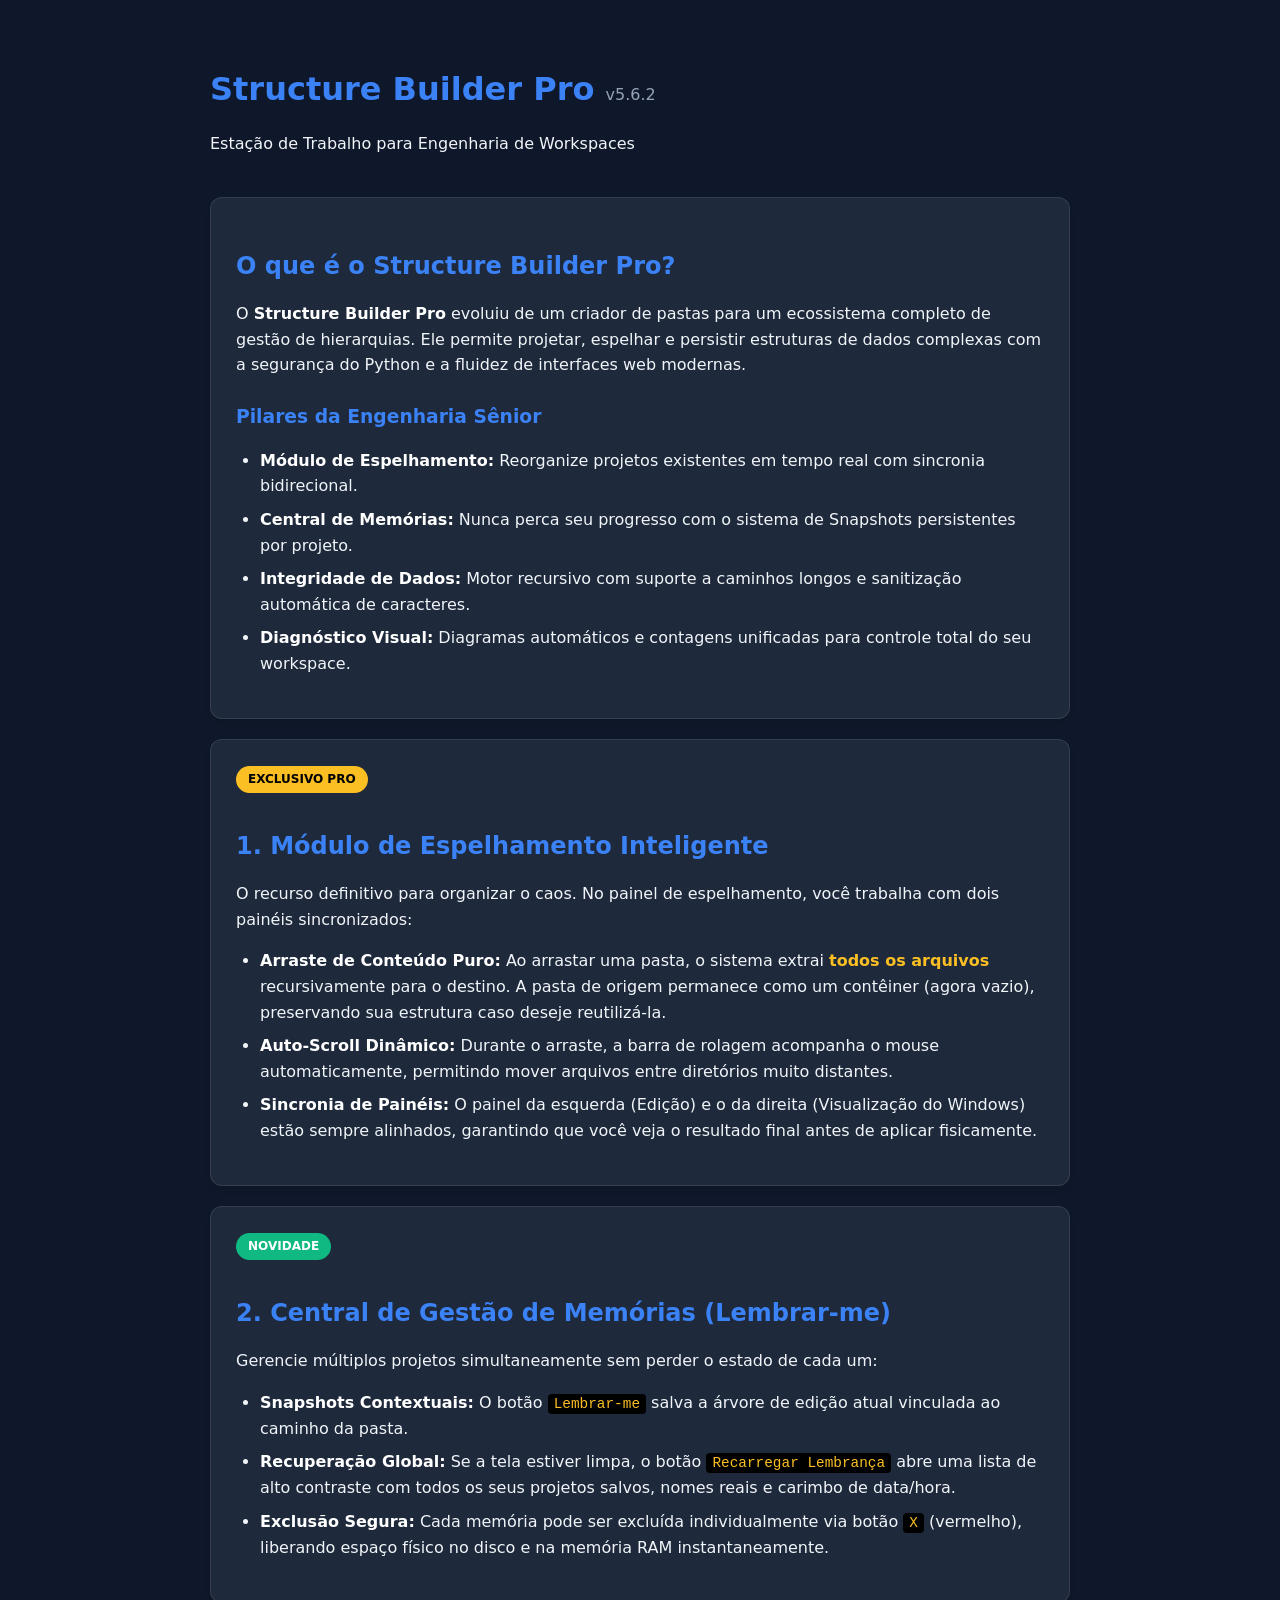
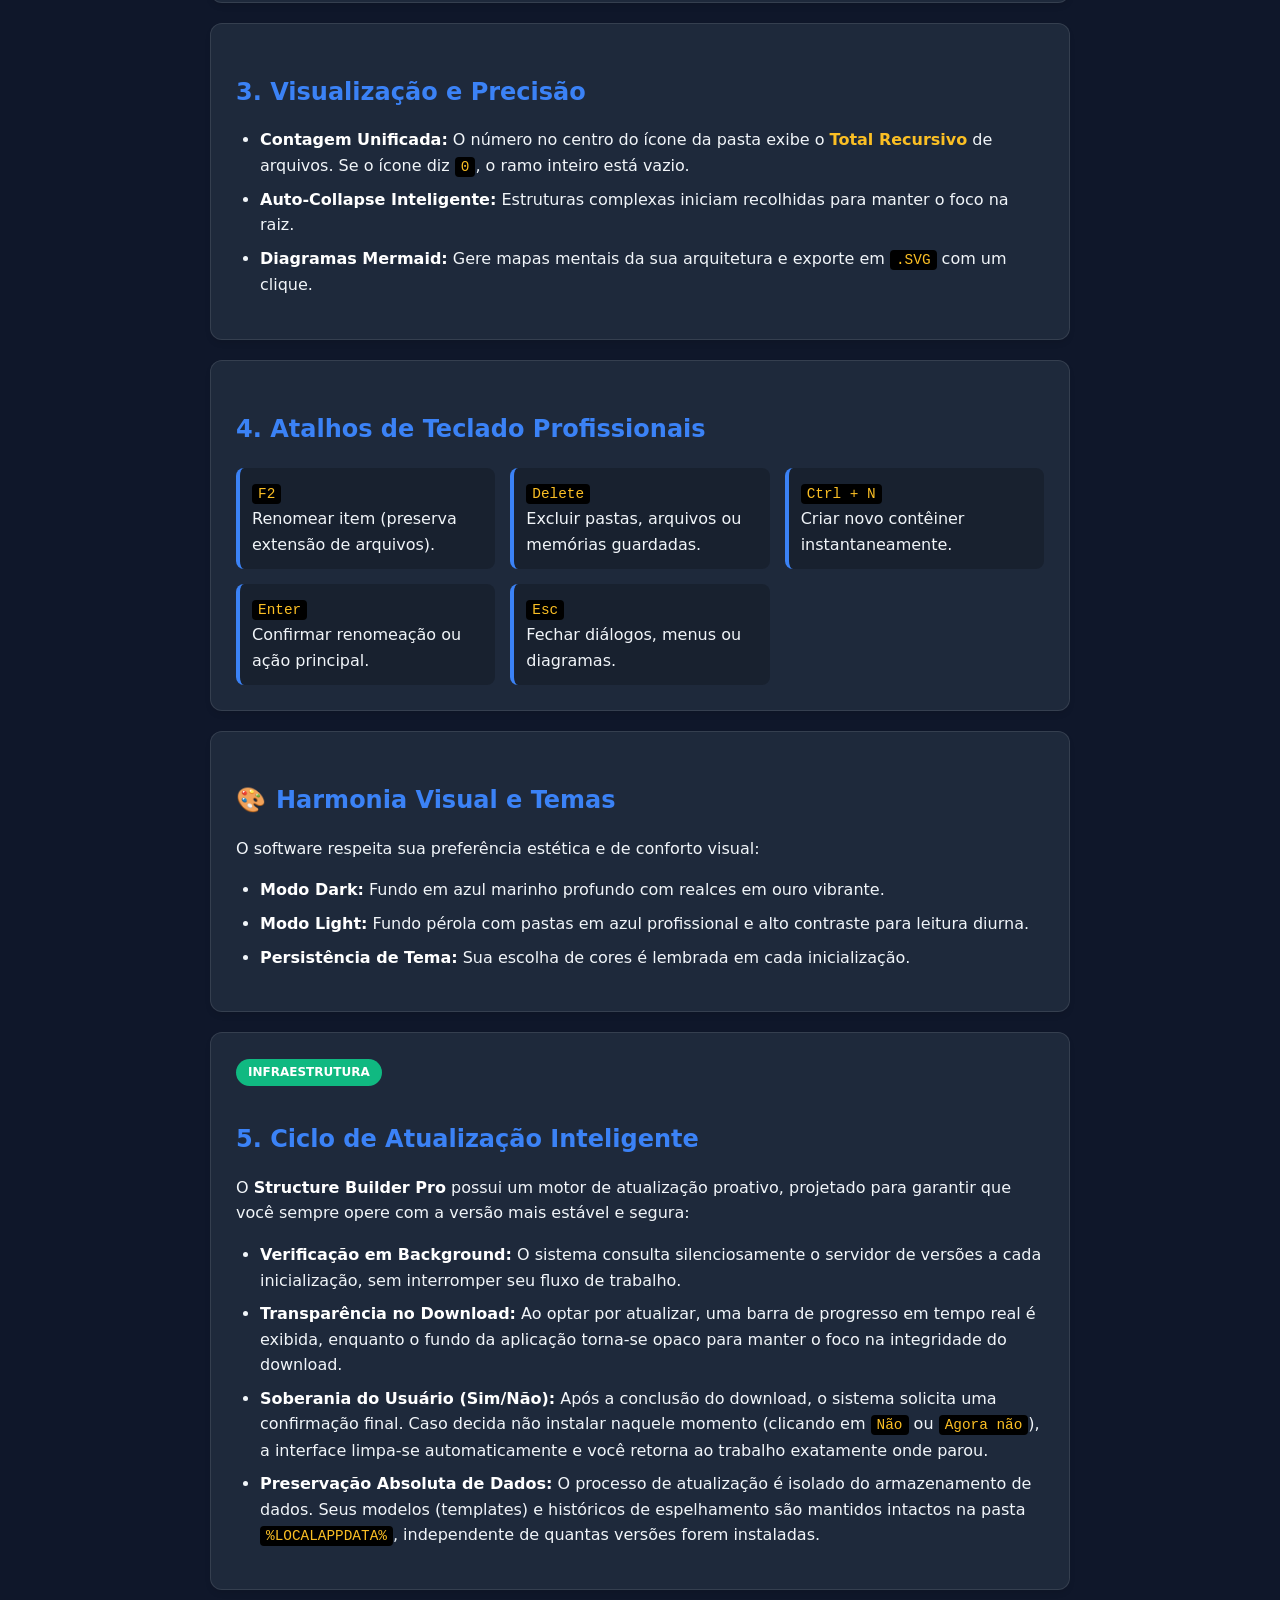
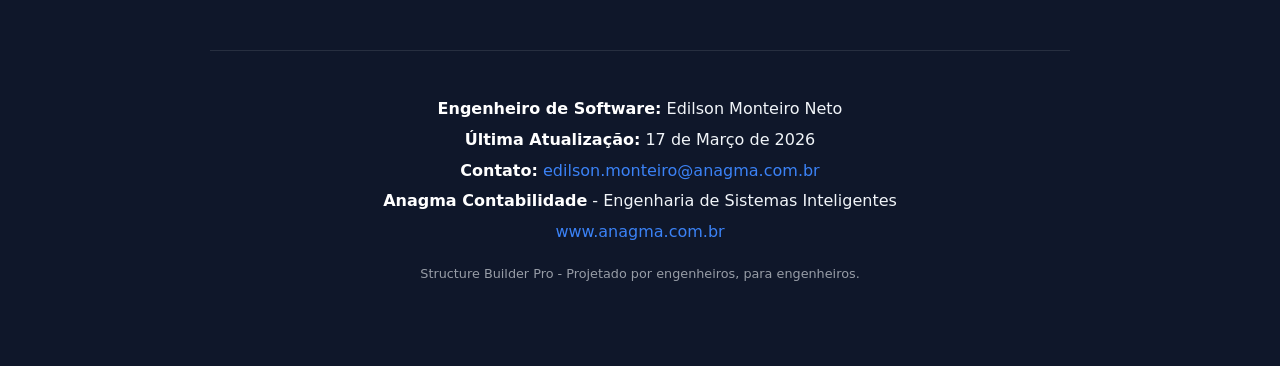
<file: manual.html>
<!DOCTYPE html>
<html lang="pt-br">
<head>
    <meta charset="UTF-8">
    <meta name="viewport" content="width=device-width, initial-scale=1.0">
    <title>Manual - Structure Builder Pro</title>
    <style>
        :root {
            --primary: #3b82f6;
            --primary-hover: #2563eb;
            --bg: #0f172a;
            --card: #1e293b;
            --text: #f1f5f9;
            --text-muted: #94a3b8;
            --accent: #10b981;
            --warning: #fbbf24;
            --danger: #ef4444;
            --border: rgba(255, 255, 255, 0.1);
        }

        *, *::before, *::after {
            box-sizing: border-box;
        }

        body {
            font-family: 'Inter', system-ui, -apple-system, sans-serif;
            background-color: var(--bg);
            color: var(--text);
            line-height: 1.6;
            max-width: 900px;
            margin: 0 auto;
            padding: 40px 20px;
            text-rendering: optimizeLegibility;
            -webkit-font-smoothing: antialiased;
        }

        header {
            margin-bottom: 40px;
        }

        h1, h2, h3 { 
            color: var(--primary); 
            margin-top: 1.5rem;
            margin-bottom: 1rem;
        }

        h1 small {
            font-size: 1rem;
            color: var(--text-muted);
            font-weight: normal;
        }

        .card {
            background: var(--card);
            padding: 25px;
            border-radius: 12px;
            margin-bottom: 20px;
            border: 1px solid var(--border);
            box-shadow: 0 4px 6px -1px rgba(0, 0, 0, 0.1);
        }

        code {
            background: #000;
            padding: 2px 6px;
            border-radius: 4px;
            color: var(--warning);
            font-family: 'Fira Code', monospace;
            font-size: 0.9em;
        }

        .shortcut-grid {
            display: grid;
            grid-template-columns: repeat(auto-fit, minmax(200px, 1fr));
            gap: 15px;
            margin-top: 20px;
        }

        .shortcut-item {
            background: rgba(0, 0, 0, 0.2);
            padding: 12px;
            border-radius: 8px;
            border-left: 4px solid var(--primary);
        }

        .badge {
            display: inline-block;
            padding: 4px 12px;
            border-radius: 20px;
            font-size: 0.75rem;
            font-weight: bold;
            text-transform: uppercase;
            margin-bottom: 10px;
        }

        .badge-new { 
            background: var(--accent); 
            color: #fff; 
        }

        .badge-pro {
            background: var(--warning);
            color: #000;
        }

        .flex-title {
            display: flex;
            align-items: center;
            gap: 10px;
        }

        .flex-title i {
            font-style: normal;
            color: var(--primary);
        }

        footer {
            text-align: center;
            margin-top: 60px;
            padding: 40px 20px;
            border-top: 1px solid var(--border);
            color: var(--text);
        }

        footer p {
            margin: 5px 0;
        }

        footer a {
            color: var(--primary);
            text-decoration: none;
            transition: color 0.2s ease;
        }

        footer a:hover, footer a:focus {
            color: var(--primary-hover);
            text-decoration: underline;
        }

        .footer-note {
            opacity: 0.6;
            font-size: 0.8rem;
            margin-top: 20px;
        }

        ul, ol {
            padding-left: 1.5rem;
        }

        li {
            margin-bottom: 0.5rem;
        }

        strong {
            color: #fff;
        }

        .pro-highlight {
            color: var(--warning);
            font-weight: bold;
        }
    </style>
</head>
<body>
    <header>
        <h1>Structure Builder Pro <small>v5.6.2</small></h1>
        <p>Estação de Trabalho para Engenharia de Workspaces</p>
    </header>

    <section class="card">
        <h2>O que é o Structure Builder Pro?</h2>
        <p>O <strong>Structure Builder Pro</strong> evoluiu de um criador de pastas para um ecossistema completo de gestão de hierarquias. Ele permite projetar, espelhar e persistir estruturas de dados complexas com a segurança do Python e a fluidez de interfaces web modernas.</p>
        
        <h3>Pilares da Engenharia Sênior</h3>
        <ul>
            <li><strong>Módulo de Espelhamento:</strong> Reorganize projetos existentes em tempo real com sincronia bidirecional.</li>
            <li><strong>Central de Memórias:</strong> Nunca perca seu progresso com o sistema de Snapshots persistentes por projeto.</li>
            <li><strong>Integridade de Dados:</strong> Motor recursivo com suporte a caminhos longos e sanitização automática de caracteres.</li>
            <li><strong>Diagnóstico Visual:</strong> Diagramas automáticos e contagens unificadas para controle total do seu workspace.</li>
        </ul>
    </section>

    <section class="card">
        <span class="badge badge-pro">Exclusivo Pro</span>
        <h2>1. Módulo de Espelhamento Inteligente</h2>
        <p>O recurso definitivo para organizar o caos. No painel de espelhamento, você trabalha com dois painéis sincronizados:</p>
        <ul>
            <li><strong>Arraste de Conteúdo Puro:</strong> Ao arrastar uma pasta, o sistema extrai <span class="pro-highlight">todos os arquivos</span> recursivamente para o destino. A pasta de origem permanece como um contêiner (agora vazio), preservando sua estrutura caso deseje reutilizá-la.</li>
            <li><strong>Auto-Scroll Dinâmico:</strong> Durante o arraste, a barra de rolagem acompanha o mouse automaticamente, permitindo mover arquivos entre diretórios muito distantes.</li>
            <li><strong>Sincronia de Painéis:</strong> O painel da esquerda (Edição) e o da direita (Visualização do Windows) estão sempre alinhados, garantindo que você veja o resultado final antes de aplicar fisicamente.</li>
        </ul>
    </section>

    <section class="card">
        <span class="badge badge-new">Novidade</span>
        <h2>2. Central de Gestão de Memórias (Lembrar-me)</h2>
        <p>Gerencie múltiplos projetos simultaneamente sem perder o estado de cada um:</p>
        <ul>
            <li><strong>Snapshots Contextuais:</strong> O botão <code>Lembrar-me</code> salva a árvore de edição atual vinculada ao caminho da pasta.</li>
            <li><strong>Recuperação Global:</strong> Se a tela estiver limpa, o botão <code>Recarregar Lembrança</code> abre uma lista de alto contraste com todos os seus projetos salvos, nomes reais e carimbo de data/hora.</li>
            <li><strong>Exclusão Segura:</strong> Cada memória pode ser excluída individualmente via botão <code>X</code> (vermelho), liberando espaço físico no disco e na memória RAM instantaneamente.</li>
        </ul>
    </section>

    <section class="card">
        <h2>3. Visualização e Precisão</h2>
        <ul>
            <li><strong>Contagem Unificada:</strong> O número no centro do ícone da pasta exibe o <span class="pro-highlight">Total Recursivo</span> de arquivos. Se o ícone diz <code>0</code>, o ramo inteiro está vazio.</li>
            <li><strong>Auto-Collapse Inteligente:</strong> Estruturas complexas iniciam recolhidas para manter o foco na raiz.</li>
            <li><strong>Diagramas Mermaid:</strong> Gere mapas mentais da sua arquitetura e exporte em <code>.SVG</code> com um clique.</li>
        </ul>
    </section>

    <section class="card">
        <h2>4. Atalhos de Teclado Profissionais</h2>
        <div class="shortcut-grid">
            <div class="shortcut-item"><code>F2</code> <br>Renomear item (preserva extensão de arquivos).</div>
            <div class="shortcut-item"><code>Delete</code> <br>Excluir pastas, arquivos ou memórias guardadas.</div>
            <div class="shortcut-item"><code>Ctrl + N</code> <br>Criar novo contêiner instantaneamente.</div>
            <div class="shortcut-item"><code>Enter</code> <br>Confirmar renomeação ou ação principal.</div>
            <div class="shortcut-item"><code>Esc</code> <br>Fechar diálogos, menus ou diagramas.</div>
        </div>
    </section>

    <section class="card">
        <h2 class="flex-title"><i>🎨</i> Harmonia Visual e Temas</h2>
        <p>O software respeita sua preferência estética e de conforto visual:</p>
        <ul>
            <li><strong>Modo Dark:</strong> Fundo em azul marinho profundo com realces em ouro vibrante.</li>
            <li><strong>Modo Light:</strong> Fundo pérola com pastas em azul profissional e alto contraste para leitura diurna.</li>
            <li><strong>Persistência de Tema:</strong> Sua escolha de cores é lembrada em cada inicialização.</li>
        </ul>
    </section>

    <section class="card">
        <span class="badge badge-new">Infraestrutura</span>
        <h2>5. Ciclo de Atualização Inteligente</h2>
        <p>O <strong>Structure Builder Pro</strong> possui um motor de atualização proativo, projetado para garantir que você sempre opere com a versão mais estável e segura:</p>
        <ul>
            <li><strong>Verificação em Background:</strong> O sistema consulta silenciosamente o servidor de versões a cada inicialização, sem interromper seu fluxo de trabalho.</li>
            <li><strong>Transparência no Download:</strong> Ao optar por atualizar, uma barra de progresso em tempo real é exibida, enquanto o fundo da aplicação torna-se opaco para manter o foco na integridade do download.</li>
            <li><strong>Soberania do Usuário (Sim/Não):</strong> Após a conclusão do download, o sistema solicita uma confirmação final. Caso decida não instalar naquele momento (clicando em <code>Não</code> ou <code>Agora não</code>), a interface limpa-se automaticamente e você retorna ao trabalho exatamente onde parou.</li>
            <li><strong>Preservação Absoluta de Dados:</strong> O processo de atualização é isolado do armazenamento de dados. Seus modelos (templates) e históricos de espelhamento são mantidos intactos na pasta <code>%LOCALAPPDATA%</code>, independente de quantas versões forem instaladas.</li>
        </ul>
    </section>

    <footer>
        <p><strong>Engenheiro de Software:</strong> Edilson Monteiro Neto</p>
        <p><strong>Última Atualização:</strong> 17 de Março de 2026</p>
        <p><strong>Contato:</strong> <a href="mailto:edilson.monteiro@anagma.com.br">edilson.monteiro@anagma.com.br</a></p>
        <p><strong>Anagma Contabilidade</strong> - Engenharia de Sistemas Inteligentes</p>
        <p><a href="https://www.anagma.com.br" target="_blank" rel="noopener">www.anagma.com.br</a></p>
        <p class="footer-note">Structure Builder Pro - Projetado por engenheiros, para engenheiros.</p>
    </footer>
</body>
</html>
</file>
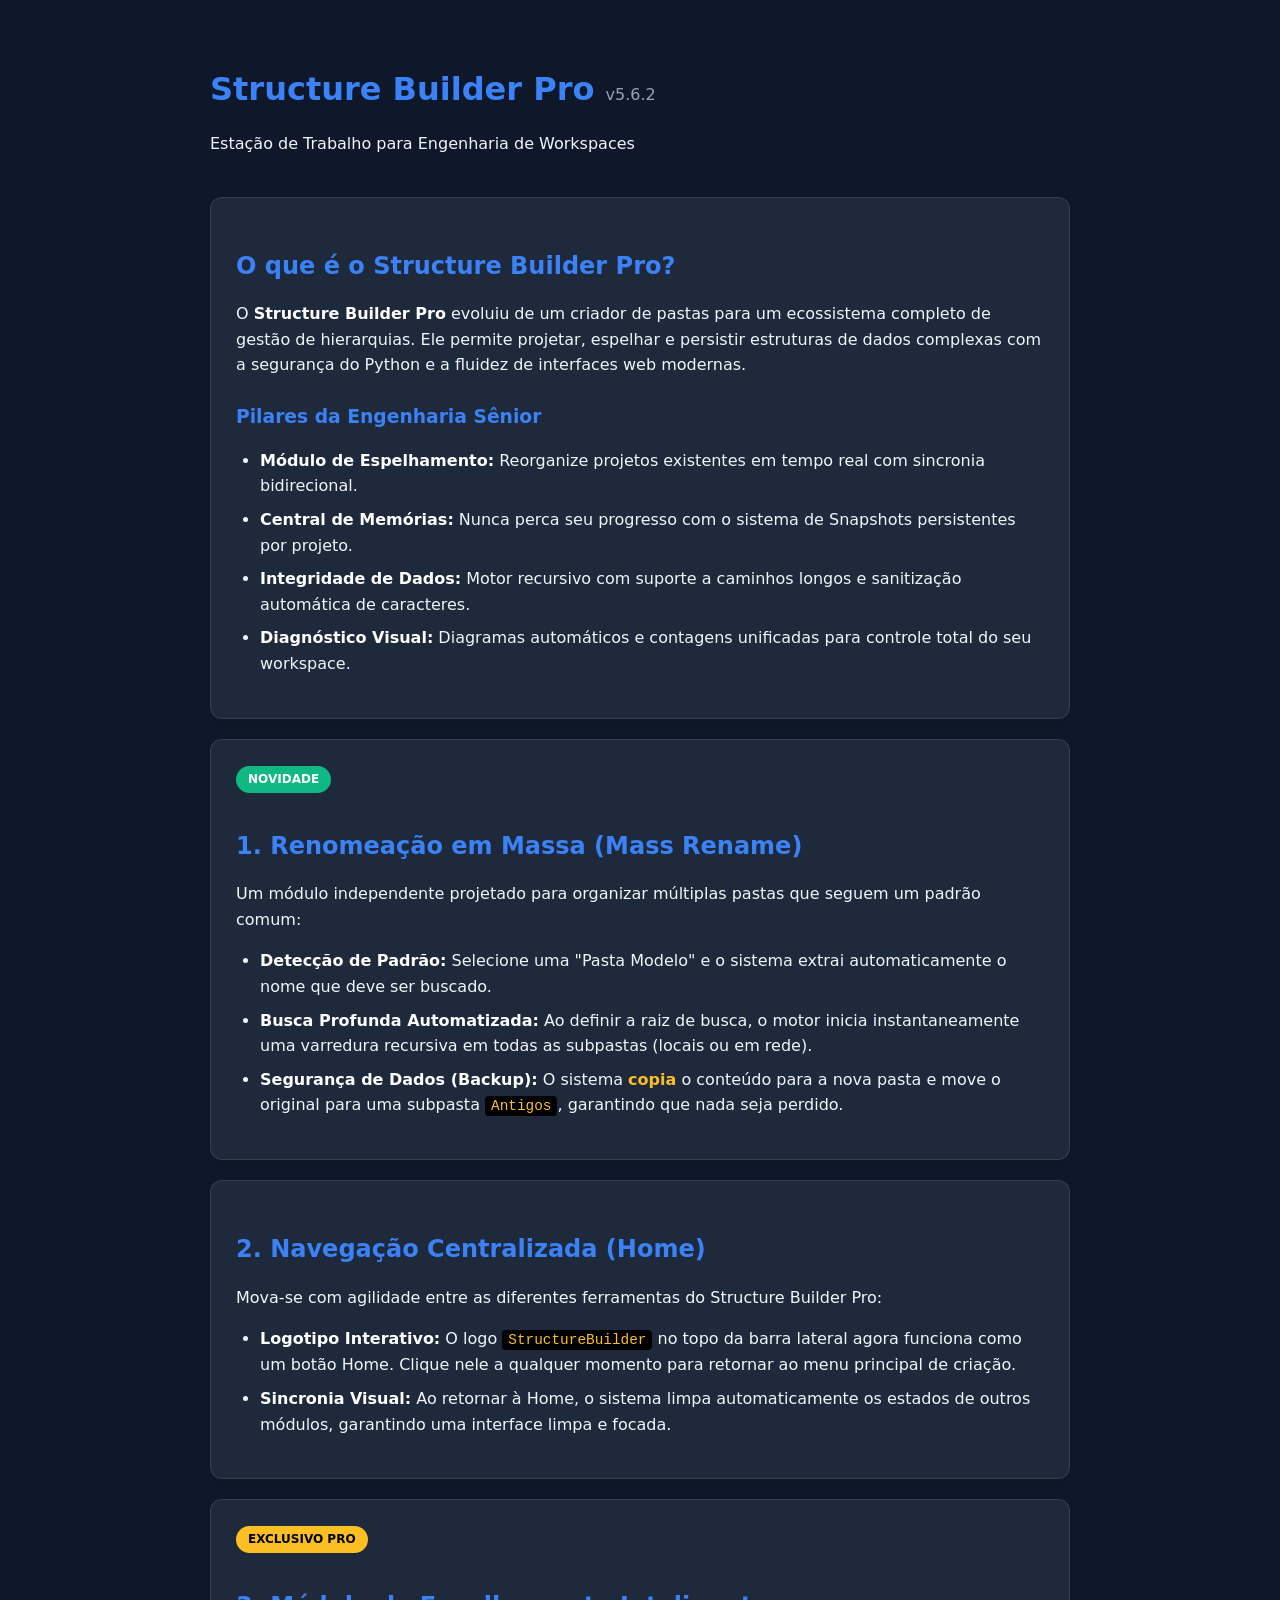
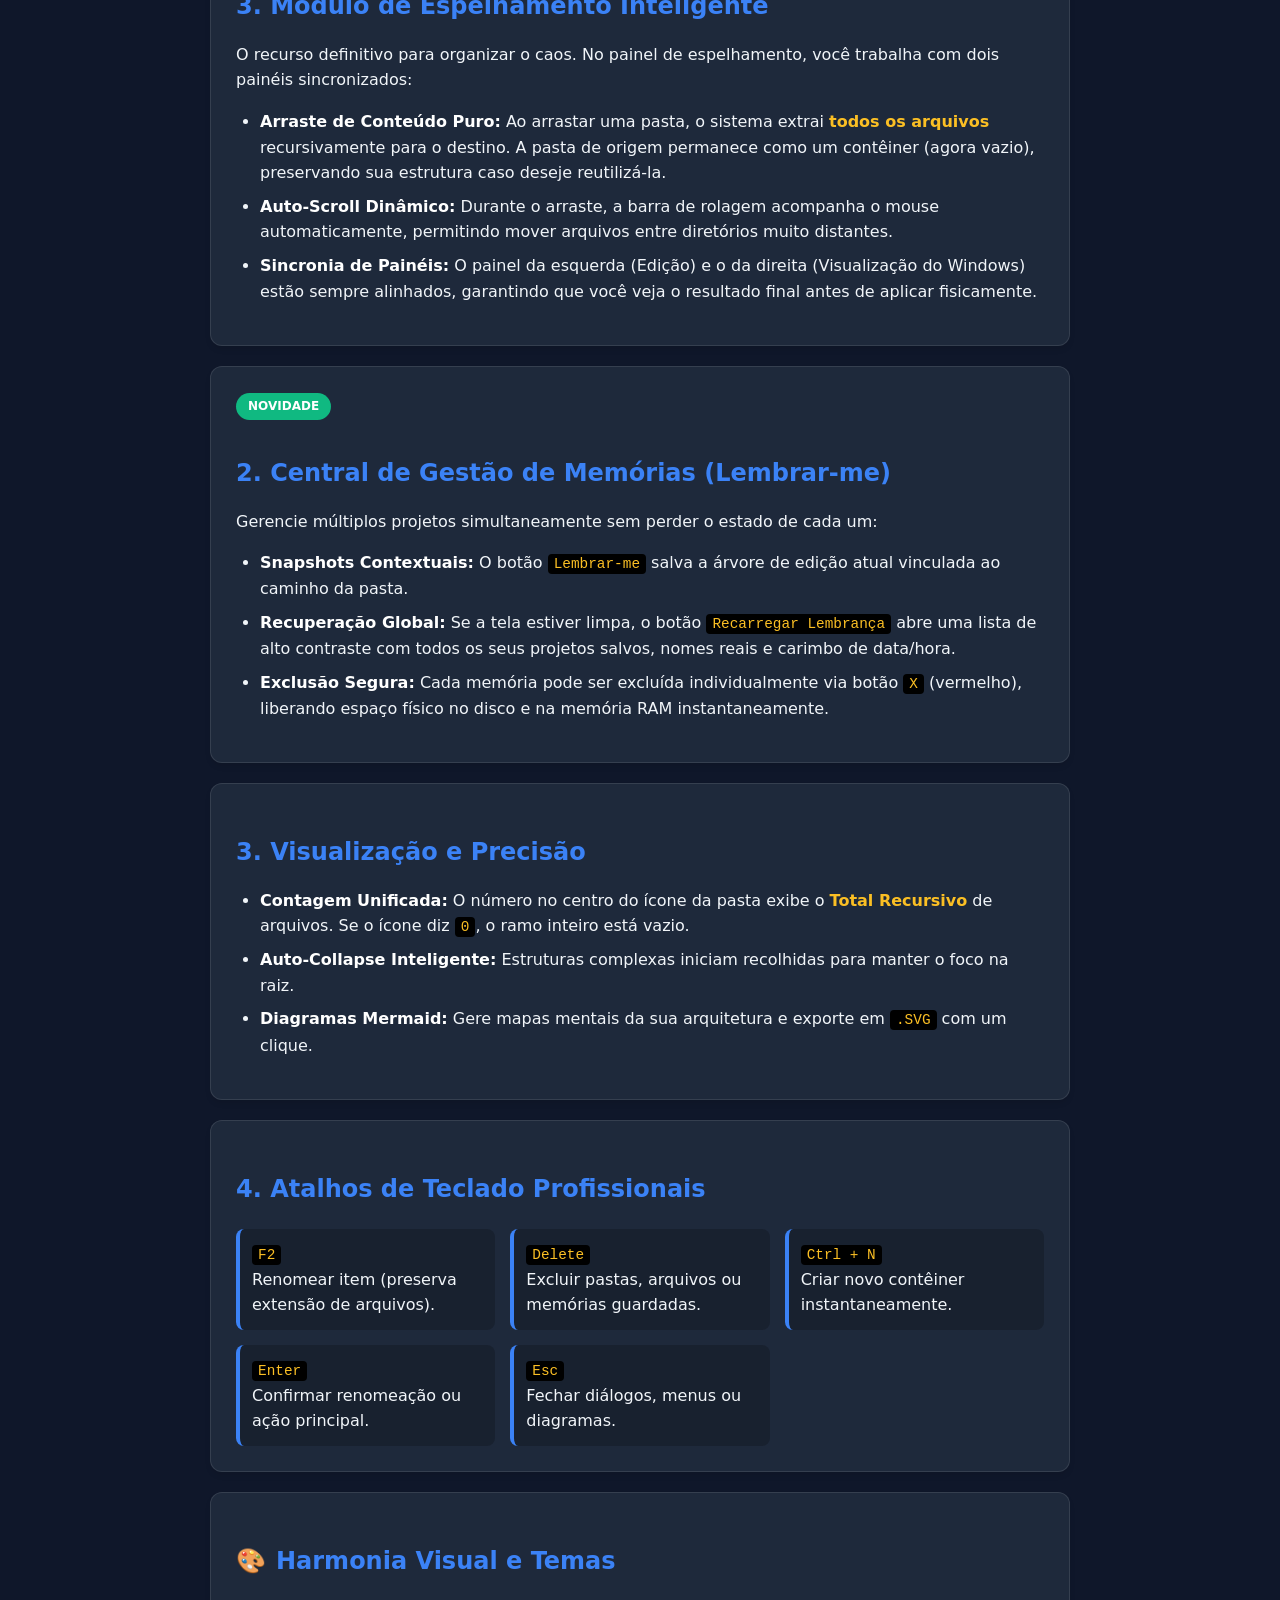
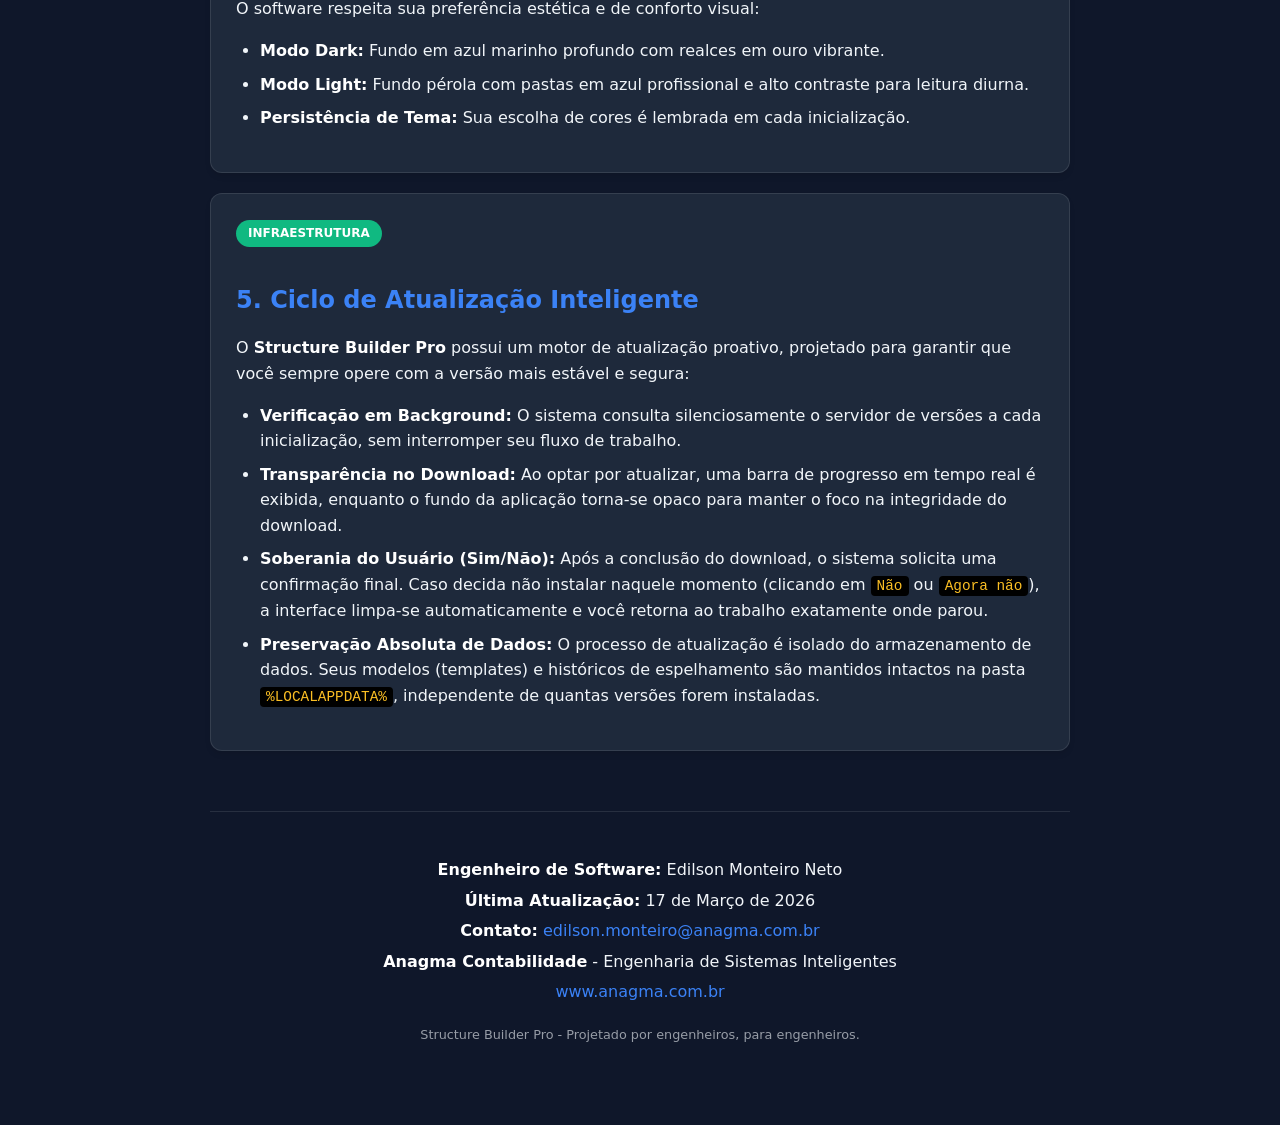
<file: web/manual.html>
<!DOCTYPE html>
<html lang="pt-br">
<head>
    <meta charset="UTF-8">
    <meta name="viewport" content="width=device-width, initial-scale=1.0">
    <title>Manual - Structure Builder Pro</title>
    <style>
        :root {
            --primary: #3b82f6;
            --primary-hover: #2563eb;
            --bg: #0f172a;
            --card: #1e293b;
            --text: #f1f5f9;
            --text-muted: #94a3b8;
            --accent: #10b981;
            --warning: #fbbf24;
            --danger: #ef4444;
            --border: rgba(255, 255, 255, 0.1);
        }

        *, *::before, *::after {
            box-sizing: border-box;
        }

        body {
            font-family: 'Inter', system-ui, -apple-system, sans-serif;
            background-color: var(--bg);
            color: var(--text);
            line-height: 1.6;
            max-width: 900px;
            margin: 0 auto;
            padding: 40px 20px;
            text-rendering: optimizeLegibility;
            -webkit-font-smoothing: antialiased;
        }

        header {
            margin-bottom: 40px;
        }

        h1, h2, h3 { 
            color: var(--primary); 
            margin-top: 1.5rem;
            margin-bottom: 1rem;
        }

        h1 small {
            font-size: 1rem;
            color: var(--text-muted);
            font-weight: normal;
        }

        .card {
            background: var(--card);
            padding: 25px;
            border-radius: 12px;
            margin-bottom: 20px;
            border: 1px solid var(--border);
            box-shadow: 0 4px 6px -1px rgba(0, 0, 0, 0.1);
        }

        code {
            background: #000;
            padding: 2px 6px;
            border-radius: 4px;
            color: var(--warning);
            font-family: 'Fira Code', monospace;
            font-size: 0.9em;
        }

        .shortcut-grid {
            display: grid;
            grid-template-columns: repeat(auto-fit, minmax(200px, 1fr));
            gap: 15px;
            margin-top: 20px;
        }

        .shortcut-item {
            background: rgba(0, 0, 0, 0.2);
            padding: 12px;
            border-radius: 8px;
            border-left: 4px solid var(--primary);
        }

        .badge {
            display: inline-block;
            padding: 4px 12px;
            border-radius: 20px;
            font-size: 0.75rem;
            font-weight: bold;
            text-transform: uppercase;
            margin-bottom: 10px;
        }

        .badge-new { 
            background: var(--accent); 
            color: #fff; 
        }

        .badge-pro {
            background: var(--warning);
            color: #000;
        }

        .flex-title {
            display: flex;
            align-items: center;
            gap: 10px;
        }

        .flex-title i {
            font-style: normal;
            color: var(--primary);
        }

        footer {
            text-align: center;
            margin-top: 60px;
            padding: 40px 20px;
            border-top: 1px solid var(--border);
            color: var(--text);
        }

        footer p {
            margin: 5px 0;
        }

        footer a {
            color: var(--primary);
            text-decoration: none;
            transition: color 0.2s ease;
        }

        footer a:hover, footer a:focus {
            color: var(--primary-hover);
            text-decoration: underline;
        }

        .footer-note {
            opacity: 0.6;
            font-size: 0.8rem;
            margin-top: 20px;
        }

        ul, ol {
            padding-left: 1.5rem;
        }

        li {
            margin-bottom: 0.5rem;
        }

        strong {
            color: #fff;
        }

        .pro-highlight {
            color: var(--warning);
            font-weight: bold;
        }
    </style>
</head>
<body>
    <header>
        <h1>Structure Builder Pro <small>v5.6.2</small></h1>
        <p>Estação de Trabalho para Engenharia de Workspaces</p>
    </header>

    <section class="card">
        <h2>O que é o Structure Builder Pro?</h2>
        <p>O <strong>Structure Builder Pro</strong> evoluiu de um criador de pastas para um ecossistema completo de gestão de hierarquias. Ele permite projetar, espelhar e persistir estruturas de dados complexas com a segurança do Python e a fluidez de interfaces web modernas.</p>
        
        <h3>Pilares da Engenharia Sênior</h3>
        <ul>
            <li><strong>Módulo de Espelhamento:</strong> Reorganize projetos existentes em tempo real com sincronia bidirecional.</li>
            <li><strong>Central de Memórias:</strong> Nunca perca seu progresso com o sistema de Snapshots persistentes por projeto.</li>
            <li><strong>Integridade de Dados:</strong> Motor recursivo com suporte a caminhos longos e sanitização automática de caracteres.</li>
            <li><strong>Diagnóstico Visual:</strong> Diagramas automáticos e contagens unificadas para controle total do seu workspace.</li>
        </ul>
    </section>

    <section class="card">
        <span class="badge badge-new">Novidade</span>
        <h2>1. Renomeação em Massa (Mass Rename)</h2>
        <p>Um módulo independente projetado para organizar múltiplas pastas que seguem um padrão comum:</p>
        <ul>
            <li><strong>Detecção de Padrão:</strong> Selecione uma "Pasta Modelo" e o sistema extrai automaticamente o nome que deve ser buscado.</li>
            <li><strong>Busca Profunda Automatizada:</strong> Ao definir a raiz de busca, o motor inicia instantaneamente uma varredura recursiva em todas as subpastas (locais ou em rede).</li>
            <li><strong>Segurança de Dados (Backup):</strong> O sistema <span class="pro-highlight">copia</span> o conteúdo para a nova pasta e move o original para uma subpasta <code>Antigos</code>, garantindo que nada seja perdido.</li>
        </ul>
    </section>

    <section class="card">
        <h2>2. Navegação Centralizada (Home)</h2>
        <p>Mova-se com agilidade entre as diferentes ferramentas do Structure Builder Pro:</p>
        <ul>
            <li><strong>Logotipo Interativo:</strong> O logo <code>StructureBuilder</code> no topo da barra lateral agora funciona como um botão Home. Clique nele a qualquer momento para retornar ao menu principal de criação.</li>
            <li><strong>Sincronia Visual:</strong> Ao retornar à Home, o sistema limpa automaticamente os estados de outros módulos, garantindo uma interface limpa e focada.</li>
        </ul>
    </section>

    <section class="card">
        <span class="badge badge-pro">Exclusivo Pro</span>
        <h2>3. Módulo de Espelhamento Inteligente</h2>
        <p>O recurso definitivo para organizar o caos. No painel de espelhamento, você trabalha com dois painéis sincronizados:</p>
        <ul>
            <li><strong>Arraste de Conteúdo Puro:</strong> Ao arrastar uma pasta, o sistema extrai <span class="pro-highlight">todos os arquivos</span> recursivamente para o destino. A pasta de origem permanece como um contêiner (agora vazio), preservando sua estrutura caso deseje reutilizá-la.</li>
            <li><strong>Auto-Scroll Dinâmico:</strong> Durante o arraste, a barra de rolagem acompanha o mouse automaticamente, permitindo mover arquivos entre diretórios muito distantes.</li>
            <li><strong>Sincronia de Painéis:</strong> O painel da esquerda (Edição) e o da direita (Visualização do Windows) estão sempre alinhados, garantindo que você veja o resultado final antes de aplicar fisicamente.</li>
        </ul>
    </section>

    <section class="card">
        <span class="badge badge-new">Novidade</span>
        <h2>2. Central de Gestão de Memórias (Lembrar-me)</h2>
        <p>Gerencie múltiplos projetos simultaneamente sem perder o estado de cada um:</p>
        <ul>
            <li><strong>Snapshots Contextuais:</strong> O botão <code>Lembrar-me</code> salva a árvore de edição atual vinculada ao caminho da pasta.</li>
            <li><strong>Recuperação Global:</strong> Se a tela estiver limpa, o botão <code>Recarregar Lembrança</code> abre uma lista de alto contraste com todos os seus projetos salvos, nomes reais e carimbo de data/hora.</li>
            <li><strong>Exclusão Segura:</strong> Cada memória pode ser excluída individualmente via botão <code>X</code> (vermelho), liberando espaço físico no disco e na memória RAM instantaneamente.</li>
        </ul>
    </section>

    <section class="card">
        <h2>3. Visualização e Precisão</h2>
        <ul>
            <li><strong>Contagem Unificada:</strong> O número no centro do ícone da pasta exibe o <span class="pro-highlight">Total Recursivo</span> de arquivos. Se o ícone diz <code>0</code>, o ramo inteiro está vazio.</li>
            <li><strong>Auto-Collapse Inteligente:</strong> Estruturas complexas iniciam recolhidas para manter o foco na raiz.</li>
            <li><strong>Diagramas Mermaid:</strong> Gere mapas mentais da sua arquitetura e exporte em <code>.SVG</code> com um clique.</li>
        </ul>
    </section>

    <section class="card">
        <h2>4. Atalhos de Teclado Profissionais</h2>
        <div class="shortcut-grid">
            <div class="shortcut-item"><code>F2</code> <br>Renomear item (preserva extensão de arquivos).</div>
            <div class="shortcut-item"><code>Delete</code> <br>Excluir pastas, arquivos ou memórias guardadas.</div>
            <div class="shortcut-item"><code>Ctrl + N</code> <br>Criar novo contêiner instantaneamente.</div>
            <div class="shortcut-item"><code>Enter</code> <br>Confirmar renomeação ou ação principal.</div>
            <div class="shortcut-item"><code>Esc</code> <br>Fechar diálogos, menus ou diagramas.</div>
        </div>
    </section>

    <section class="card">
        <h2 class="flex-title"><i>🎨</i> Harmonia Visual e Temas</h2>
        <p>O software respeita sua preferência estética e de conforto visual:</p>
        <ul>
            <li><strong>Modo Dark:</strong> Fundo em azul marinho profundo com realces em ouro vibrante.</li>
            <li><strong>Modo Light:</strong> Fundo pérola com pastas em azul profissional e alto contraste para leitura diurna.</li>
            <li><strong>Persistência de Tema:</strong> Sua escolha de cores é lembrada em cada inicialização.</li>
        </ul>
    </section>

    <section class="card">
        <span class="badge badge-new">Infraestrutura</span>
        <h2>5. Ciclo de Atualização Inteligente</h2>
        <p>O <strong>Structure Builder Pro</strong> possui um motor de atualização proativo, projetado para garantir que você sempre opere com a versão mais estável e segura:</p>
        <ul>
            <li><strong>Verificação em Background:</strong> O sistema consulta silenciosamente o servidor de versões a cada inicialização, sem interromper seu fluxo de trabalho.</li>
            <li><strong>Transparência no Download:</strong> Ao optar por atualizar, uma barra de progresso em tempo real é exibida, enquanto o fundo da aplicação torna-se opaco para manter o foco na integridade do download.</li>
            <li><strong>Soberania do Usuário (Sim/Não):</strong> Após a conclusão do download, o sistema solicita uma confirmação final. Caso decida não instalar naquele momento (clicando em <code>Não</code> ou <code>Agora não</code>), a interface limpa-se automaticamente e você retorna ao trabalho exatamente onde parou.</li>
            <li><strong>Preservação Absoluta de Dados:</strong> O processo de atualização é isolado do armazenamento de dados. Seus modelos (templates) e históricos de espelhamento são mantidos intactos na pasta <code>%LOCALAPPDATA%</code>, independente de quantas versões forem instaladas.</li>
        </ul>
    </section>

    <footer>
        <p><strong>Engenheiro de Software:</strong> Edilson Monteiro Neto</p>
        <p><strong>Última Atualização:</strong> 17 de Março de 2026</p>
        <p><strong>Contato:</strong> <a href="mailto:edilson.monteiro@anagma.com.br">edilson.monteiro@anagma.com.br</a></p>
        <p><strong>Anagma Contabilidade</strong> - Engenharia de Sistemas Inteligentes</p>
        <p><a href="https://www.anagma.com.br" target="_blank" rel="noopener">www.anagma.com.br</a></p>
        <p class="footer-note">Structure Builder Pro - Projetado por engenheiros, para engenheiros.</p>
    </footer>
</body>
</html>
</file>
